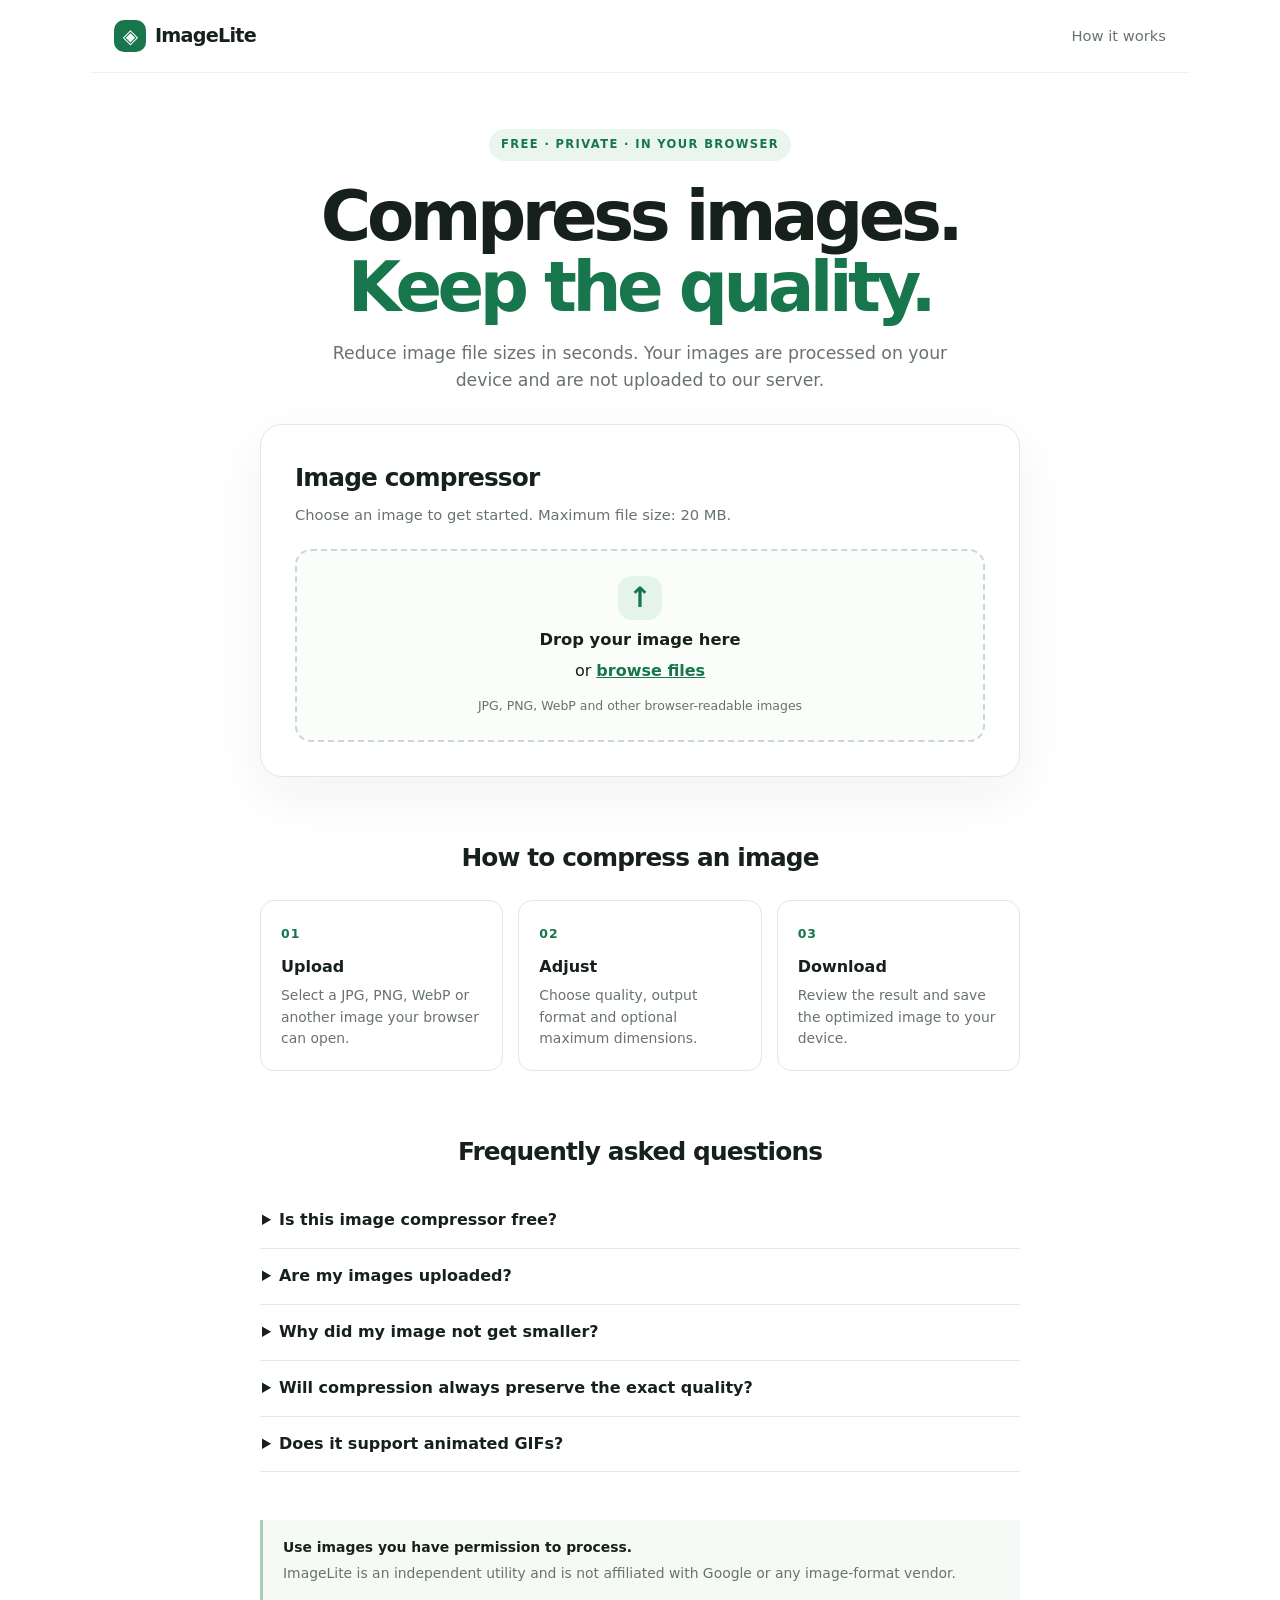
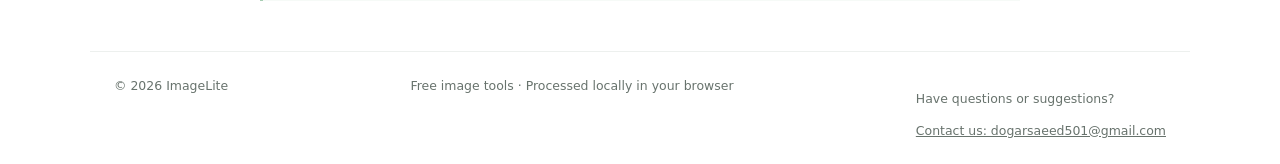
<file: index.html>
<!doctype html>
<html lang="en">
<head>
  <meta charset="utf-8">
  <meta name="viewport" content="width=device-width, initial-scale=1">
  <meta name="theme-color" content="#ffffff">
  <meta name="description" content="Compress images online for free. Resize image dimensions, compare file sizes, and download optimized JPG, PNG, or WebP images directly in your browser.">
  <meta property="og:title" content="Free Image Compressor Online">
  <meta property="og:description" content="Compress and convert images in your browser. No account or API key required.">
  <meta property="og:type" content="website">
  <title>Free Image Compressor Online | ImageLite</title>
  <link rel="stylesheet" href="style.css">
  <script src="script.js" defer></script>
</head>
<body>
  <header class="site-header">
    <a class="brand" href="./" aria-label="ImageLite home"><span class="brand-mark" aria-hidden="true">◈</span> ImageLite</a>
    <a class="header-link" href="#how-it-works">How it works</a>
  </header>

  <main>
    <section class="hero">
      <span class="eyebrow">FREE · PRIVATE · IN YOUR BROWSER</span>
      <h1>Compress images.<br><span>Keep the quality.</span></h1>
      <p class="hero-copy">Reduce image file sizes in seconds. Your images are processed on your device and are not uploaded to our server.</p>
    </section>

    <section class="tool-card" aria-labelledby="tool-title">
      <h2 id="tool-title">Image compressor</h2>
      <p class="muted">Choose an image to get started. Maximum file size: 20 MB.</p>

      <label class="drop-zone" id="drop-zone" for="file-input" tabindex="0">
        <span class="upload-icon" aria-hidden="true">↑</span>
        <strong>Drop your image here</strong>
        <span>or <span class="browse-text">browse files</span></span>
        <small>JPG, PNG, WebP and other browser-readable images</small>
      </label>
      <input id="file-input" type="file" accept="image/*" hidden>

      <div id="error-box" class="message error" role="alert" hidden></div>
      <div id="status-box" class="message status" role="status" aria-live="polite" hidden></div>

      <div id="workspace" hidden>
        <div class="file-summary">
          <div class="file-badge" aria-hidden="true">IMG</div>
          <div class="file-details">
            <strong id="file-name">image.jpg</strong>
            <span id="file-meta" class="muted"></span>
          </div>
          <button id="remove-file" class="text-button" type="button">Remove</button>
        </div>

        <div class="settings-grid">
          <div class="field">
            <label for="quality">Compression quality <strong id="quality-value">75%</strong></label>
            <input id="quality" type="range" min="10" max="100" step="5" value="75">
            <div class="range-labels"><span>Smaller file</span><span>Higher quality</span></div>
          </div>
          <div class="field">
            <label for="output-format">Output format</label>
            <select id="output-format">
              <option value="image/webp">WebP (recommended)</option>
              <option value="image/jpeg">JPG</option>
              <option value="image/png">PNG (lossless)</option>
            </select>
          </div>
          <div class="field">
            <label for="max-width">Maximum width (px) <span class="optional">optional</span></label>
            <input id="max-width" type="number" min="1" max="20000" placeholder="Original width">
          </div>
          <div class="field">
            <label for="max-height">Maximum height (px) <span class="optional">optional</span></label>
            <input id="max-height" type="number" min="1" max="20000" placeholder="Original height">
          </div>
        </div>

        <button id="compress-button" class="primary-button" type="button">Compress image</button>

        <div id="results" hidden>
          <div class="result-heading">
            <h3>Your compressed image</h3>
            <span id="savings-badge" class="savings-badge"></span>
          </div>
          <div class="preview-grid">
            <figure class="preview-card">
              <figcaption>Original</figcaption>
              <div class="preview-frame"><img id="original-preview" alt="Original image preview"></div>
              <div class="preview-meta"><span id="original-dimensions"></span><strong id="original-size"></strong></div>
            </figure>
            <figure class="preview-card">
              <figcaption>Compressed</figcaption>
              <div class="preview-frame"><img id="compressed-preview" alt="Compressed image preview"></div>
              <div class="preview-meta"><span id="compressed-dimensions"></span><strong id="compressed-size"></strong></div>
            </figure>
          </div>
          <p id="result-note" class="result-note"></p>
          <a id="download-button" class="primary-button download-button" href="#" download="compressed-image.webp">Download image</a>
        </div>
      </div>
    </section>

    <section id="how-it-works" class="content-section">
      <h2>How to compress an image</h2>
      <div class="steps">
        <article class="step"><span>01</span><h3>Upload</h3><p>Select a JPG, PNG, WebP or another image your browser can open.</p></article>
        <article class="step"><span>02</span><h3>Adjust</h3><p>Choose quality, output format and optional maximum dimensions.</p></article>
        <article class="step"><span>03</span><h3>Download</h3><p>Review the result and save the optimized image to your device.</p></article>
      </div>
    </section>

    <section class="content-section faq">
      <h2>Frequently asked questions</h2>
      <details><summary>Is this image compressor free?</summary><p>Yes. This version runs in your browser and does not require an account or paid API.</p></details>
      <details><summary>Are my images uploaded?</summary><p>The compression feature processes the selected image locally in your browser. Your image is not sent to a compression server by this tool. Your browser and hosting provider may still process standard website requests.</p></details>
      <details><summary>Why did my image not get smaller?</summary><p>Some images are already optimized. PNG is a lossless format, and changing its quality slider does not reduce its size in the same way as JPG or WebP. Try another output format or smaller dimensions.</p></details>
      <details><summary>Will compression always preserve the exact quality?</summary><p>No. Lossy JPG and WebP compression can change image details. Review the preview before downloading. PNG output is lossless for the rendered pixels, but conversion may change metadata or animation.</p></details>
      <details><summary>Does it support animated GIFs?</summary><p>This browser-based version is intended for still images. Animated GIFs and other multi-frame formats may be flattened to a single frame. Use a dedicated animation tool if preserving animation matters.</p></details>
    </section>

    <section class="notice">
      <strong>Use images you have permission to process.</strong>
      <p>ImageLite is an independent utility and is not affiliated with Google or any image-format vendor.</p>
    </section>
  </main>

  <footer class="site-footer">
    <span>© <span id="year"></span> ImageLite</span>
    <span>Free image tools · Processed locally in your browser</span>
 <div class="footer-contact">
  <p>Have questions or suggestions?</p>
  <a href="mailto:dogarsaeed501@gmail.com">
    Contact us: dogarsaeed501@gmail.com
  </a>
</div> </footer>
</body>
</html>
</file>
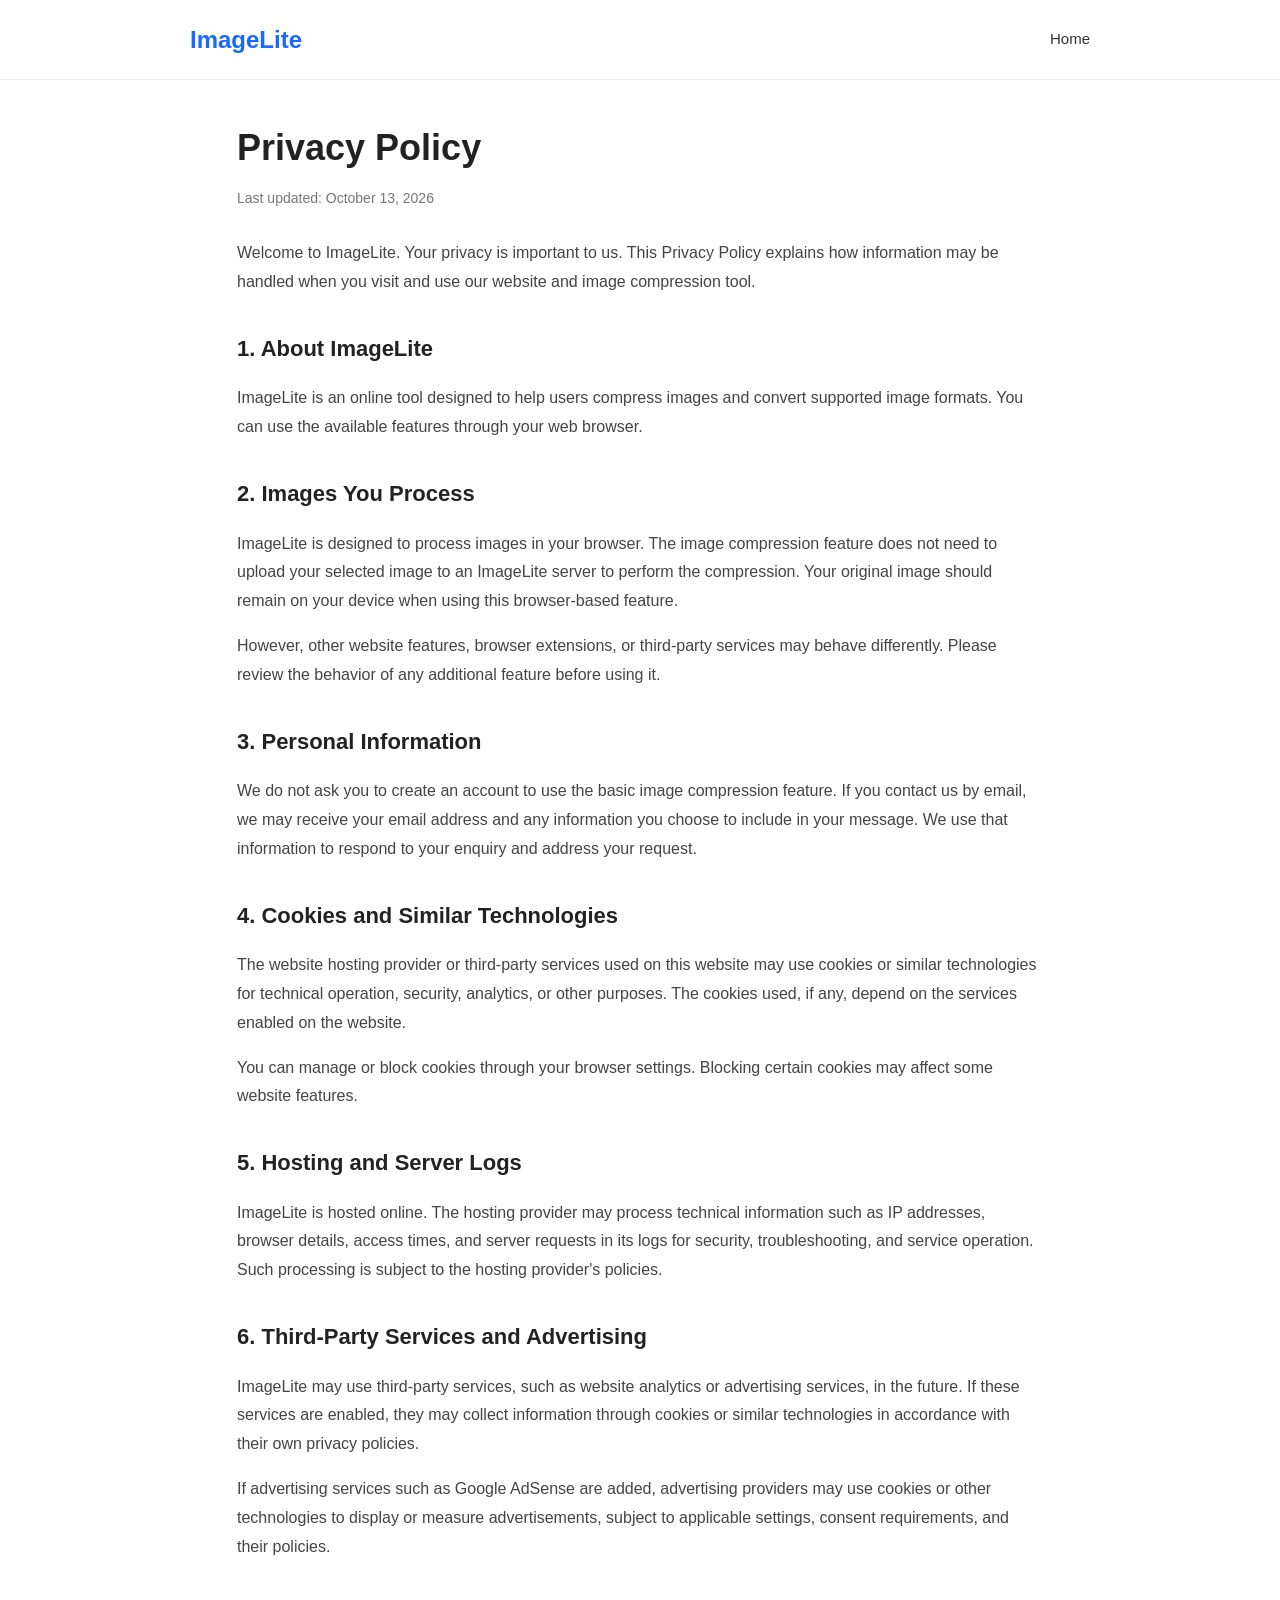
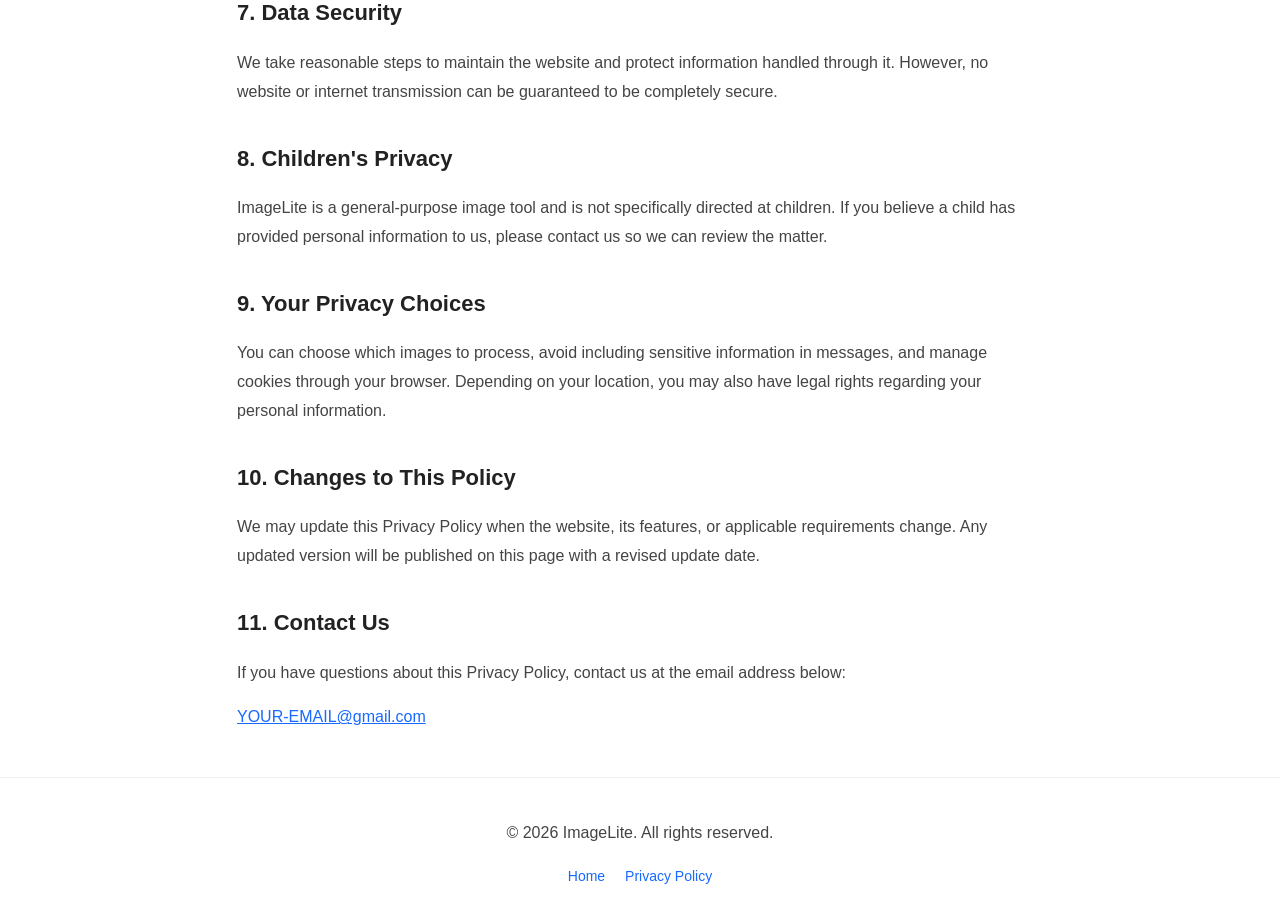
<file: privacy-policy.html.html>
<!DOCTYPE html>
<html lang="en">
<head>
  <meta charset="UTF-8">
  <meta name="viewport" content="width=device-width, initial-scale=1.0">

  <title>Privacy Policy | ImageLite</title>
  <meta name="description" content="Read the ImageLite Privacy Policy to understand how our image compression tool handles your privacy and information.">
  <meta name="robots" content="index, follow">
  <link rel="canonical" href="https://imagelite-image-compressor.vercel.app/privacy-policy.html">

  <style>
    * {
      box-sizing: border-box;
    }

    body {
      margin: 0;
      font-family: Arial, Helvetica, sans-serif;
      background: #ffffff;
      color: #222222;
      line-height: 1.8;
    }

    header {
      padding: 18px 20px;
      border-bottom: 1px solid #eeeeee;
    }

    .header-inner {
      max-width: 900px;
      margin: auto;
      display: flex;
      justify-content: space-between;
      align-items: center;
      gap: 15px;
    }

    .logo {
      color: #1769ff;
      font-size: 24px;
      font-weight: bold;
      text-decoration: none;
    }

    nav a {
      color: #333333;
      text-decoration: none;
      font-size: 15px;
    }

    main {
      max-width: 850px;
      margin: 45px auto;
      padding: 0 22px;
    }

    h1 {
      font-size: 36px;
      line-height: 1.3;
      margin-bottom: 10px;
    }

    h2 {
      font-size: 22px;
      margin-top: 32px;
      margin-bottom: 8px;
    }

    p, li {
      font-size: 16px;
      color: #444444;
    }

    a {
      color: #1769ff;
      overflow-wrap: anywhere;
    }

    .updated {
      color: #777777;
      font-size: 14px;
      margin-bottom: 28px;
    }

    footer {
      border-top: 1px solid #eeeeee;
      padding: 25px 20px;
      text-align: center;
      color: #666666;
      font-size: 14px;
    }

    footer a {
      margin: 0 8px;
      text-decoration: none;
    }

    @media (max-width: 600px) {
      main {
        margin: 28px auto;
      }

      h1 {
        font-size: 29px;
      }

      h2 {
        font-size: 20px;
      }
    }
  </style>
</head>

<body>

  <header>
    <div class="header-inner">
      <a class="logo" href="/">ImageLite</a>
      <nav>
        <a href="/">Home</a>
      </nav>
    </div>
  </header>

  <main>
    <h1>Privacy Policy</h1>
    <p class="updated">Last updated: October 13, 2026</p>

    <p>
      Welcome to ImageLite. Your privacy is important to us.
      This Privacy Policy explains how information may be handled
      when you visit and use our website and image compression tool.
    </p>

    <h2>1. About ImageLite</h2>
    <p>
      ImageLite is an online tool designed to help users compress
      images and convert supported image formats. You can use the
      available features through your web browser.
    </p>

    <h2>2. Images You Process</h2>
    <p>
      ImageLite is designed to process images in your browser.
      The image compression feature does not need to upload your
      selected image to an ImageLite server to perform the
      compression. Your original image should remain on your device
      when using this browser-based feature.
    </p>
    <p>
      However, other website features, browser extensions, or
      third-party services may behave differently. Please review
      the behavior of any additional feature before using it.
    </p>

    <h2>3. Personal Information</h2>
    <p>
      We do not ask you to create an account to use the basic image
      compression feature. If you contact us by email, we may receive
      your email address and any information you choose to include
      in your message. We use that information to respond to your
      enquiry and address your request.
    </p>

    <h2>4. Cookies and Similar Technologies</h2>
    <p>
      The website hosting provider or third-party services used on
      this website may use cookies or similar technologies for
      technical operation, security, analytics, or other purposes.
      The cookies used, if any, depend on the services enabled on
      the website.
    </p>
    <p>
      You can manage or block cookies through your browser settings.
      Blocking certain cookies may affect some website features.
    </p>

    <h2>5. Hosting and Server Logs</h2>
    <p>
      ImageLite is hosted online. The hosting provider may process
      technical information such as IP addresses, browser details,
      access times, and server requests in its logs for security,
      troubleshooting, and service operation. Such processing is
      subject to the hosting provider's policies.
    </p>

    <h2>6. Third-Party Services and Advertising</h2>
    <p>
      ImageLite may use third-party services, such as website
      analytics or advertising services, in the future. If these
      services are enabled, they may collect information through
      cookies or similar technologies in accordance with their
      own privacy policies.
    </p>
    <p>
      If advertising services such as Google AdSense are added,
      advertising providers may use cookies or other technologies
      to display or measure advertisements, subject to applicable
      settings, consent requirements, and their policies.
    </p>

    <h2>7. Data Security</h2>
    <p>
      We take reasonable steps to maintain the website and protect
      information handled through it. However, no website or
      internet transmission can be guaranteed to be completely
      secure.
    </p>

    <h2>8. Children's Privacy</h2>
    <p>
      ImageLite is a general-purpose image tool and is not
      specifically directed at children. If you believe a child
      has provided personal information to us, please contact us
      so we can review the matter.
    </p>

    <h2>9. Your Privacy Choices</h2>
    <p>
      You can choose which images to process, avoid including
      sensitive information in messages, and manage cookies through
      your browser. Depending on your location, you may also have
      legal rights regarding your personal information.
    </p>

    <h2>10. Changes to This Policy</h2>
    <p>
      We may update this Privacy Policy when the website, its
      features, or applicable requirements change. Any updated
      version will be published on this page with a revised
      update date.
    </p>

    <h2>11. Contact Us</h2>
    <p>
      If you have questions about this Privacy Policy, contact us
      at the email address below:
    </p>
    <p>
      <a href="mailto:YOUR-EMAIL@gmail.com">
        YOUR-EMAIL@gmail.com
      </a>
    </p>
  </main>

  <footer>
    <p>© 2026 ImageLite. All rights reserved.</p>
    <a href="/">Home</a>
    <a href="/privacy-policy.html">Privacy Policy</a>
  </footer>

</body>
</html>
</file>
<file: style.css>
* { box-sizing: border-box; }
:root { color-scheme: light; --ink:#17211c; --muted:#68736d; --line:#e2e8e4; --green:#17764b; --green-dark:#105b39; --soft:#f5f8f6; --red:#b42318; }
html { scroll-behavior:smooth; }
body { margin:0; font-family:Inter,ui-sans-serif,system-ui,-apple-system,BlinkMacSystemFont,"Segoe UI",sans-serif; color:var(--ink); background:#fff; line-height:1.55; }
a { color:inherit; }
.site-header { max-width:1100px; margin:auto; padding:20px 24px; display:flex; align-items:center; justify-content:space-between; border-bottom:1px solid #f0f2f1; }
.brand { text-decoration:none; font-weight:800; font-size:1.2rem; letter-spacing:-.04em; display:flex; align-items:center; gap:9px; }
.brand-mark { display:grid; place-items:center; width:32px; height:32px; border-radius:10px; color:#fff; background:var(--green); font-size:20px; }
.header-link { color:var(--muted); font-size:.92rem; text-decoration:none; }
.header-link:hover { color:var(--green); }
main { max-width:960px; margin:auto; padding:0 22px 50px; }
.hero { text-align:center; padding:56px 0 30px; }
.eyebrow { display:inline-block; font-size:.72rem; font-weight:800; letter-spacing:.12em; color:var(--green); background:#eaf5ee; padding:7px 12px; border-radius:999px; }
h1 { font-size:clamp(2.35rem,6vw,4.3rem); letter-spacing:-.065em; line-height:1.04; margin:20px 0 16px; }
h1 span { color:var(--green); }
.hero-copy { max-width:620px; margin:0 auto; color:var(--muted); font-size:1.08rem; }
.tool-card { max-width:760px; margin:0 auto; padding:clamp(20px,4vw,34px); border:1px solid var(--line); border-radius:22px; box-shadow:0 18px 55px rgba(23,33,28,.06); }
h2 { margin:0 0 7px; font-size:1.55rem; letter-spacing:-.035em; }
.muted { color:var(--muted); }
.tool-card > .muted { margin:0 0 22px; font-size:.92rem; }
.drop-zone { display:flex; flex-direction:column; align-items:center; justify-content:center; gap:7px; min-height:190px; padding:25px 15px; border:2px dashed #c9d9ce; border-radius:16px; background:#fbfdfb; cursor:pointer; text-align:center; transition:background .15s,border-color .15s; }
.drop-zone:hover,.drop-zone.dragging,.drop-zone:focus { border-color:var(--green); background:#f1faf4; outline:none; }
.upload-icon { display:grid; place-items:center; width:44px; height:44px; border-radius:14px; background:#e5f4ea; color:var(--green); font-size:28px; font-weight:700; }
.drop-zone strong { font-size:1.02rem; }
.drop-zone small { margin-top:5px; color:var(--muted); font-size:.78rem; }
.browse-text { color:var(--green); font-weight:700; text-decoration:underline; }
.message { margin-top:14px; padding:12px 14px; border-radius:10px; font-size:.9rem; }
.error { color:#8b1c13; background:#fff1f0; border:1px solid #ffd6d2; }
.status { color:#145b38; background:#eef9f1; border:1px solid #d2ecd9; }
[hidden] { display:none !important; }
.file-summary { display:flex; align-items:center; gap:12px; margin:22px 0; padding:13px; background:var(--soft); border-radius:12px; min-width:0; }
.file-badge { flex:0 0 42px; height:42px; display:grid; place-items:center; border-radius:10px; background:#e0efe5; color:var(--green); font-size:.7rem; font-weight:800; }
.file-details { flex:1; min-width:0; display:flex; flex-direction:column; }
.file-details strong { overflow-wrap:anywhere; font-size:.91rem; }
.file-details span { font-size:.8rem; }
.text-button { border:0; background:transparent; color:var(--red); font-weight:700; cursor:pointer; padding:8px; }
.settings-grid { display:grid; grid-template-columns:1fr 1fr; gap:20px; margin-bottom:22px; }
.field { display:flex; flex-direction:column; gap:8px; min-width:0; }
.field label { display:flex; flex-wrap:wrap; align-items:center; justify-content:space-between; gap:8px; font-size:.88rem; font-weight:700; }
.field label strong { color:var(--green); }
input[type="range"] { width:100%; accent-color:var(--green); cursor:pointer; }
.range-labels { display:flex; justify-content:space-between; color:var(--muted); font-size:.72rem; }
select,.field input[type="number"] { width:100%; min-height:43px; border:1px solid #d7e0da; border-radius:9px; background:white; padding:9px 11px; color:var(--ink); font:inherit; font-size:.9rem; }
select:focus,.field input:focus { outline:2px solid #a4d4b6; outline-offset:1px; }
.optional { color:var(--muted); font-weight:400; font-size:.74rem; }
.primary-button { display:inline-flex; align-items:center; justify-content:center; width:100%; min-height:48px; padding:12px 18px; border:0; border-radius:10px; background:var(--green); color:#fff; font:inherit; font-weight:750; text-decoration:none; cursor:pointer; transition:background .15s,transform .15s; }
.primary-button:hover { background:var(--green-dark); }
.primary-button:focus-visible { outline:3px solid #8bc9a2; outline-offset:3px; }
.primary-button:disabled { cursor:wait; opacity:.65; }
.result-heading { display:flex; align-items:center; justify-content:space-between; gap:10px; margin:28px 0 14px; }
.result-heading h3 { margin:0; font-size:1.15rem; }
.savings-badge { border-radius:999px; padding:5px 10px; background:#e9f7ed; color:#17683e; font-size:.78rem; font-weight:800; white-space:nowrap; }
.savings-badge.no-savings { background:#fff4df; color:#875400; }
.preview-grid { display:grid; grid-template-columns:1fr 1fr; gap:14px; }
.preview-card { margin:0; border:1px solid var(--line); border-radius:12px; overflow:hidden; min-width:0; }
.preview-card figcaption { padding:10px 12px; font-size:.85rem; font-weight:750; border-bottom:1px solid var(--line); }
.preview-frame { display:grid; place-items:center; min-height:150px; max-height:300px; padding:10px; background:repeating-conic-gradient(#f3f5f3 0% 25%,#fff 0% 50%) 50% / 18px 18px; }
.preview-frame img { display:block; max-width:100%; max-height:280px; object-fit:contain; }
.preview-meta { display:flex; flex-wrap:wrap; justify-content:space-between; gap:5px; padding:10px 12px; font-size:.76rem; }
.preview-meta span { color:var(--muted); }
.result-note { color:var(--muted); font-size:.85rem; margin:14px 0; }
.download-button { margin-top:2px; }
.content-section { max-width:760px; margin:62px auto 0; }
.content-section > h2 { margin-bottom:22px; text-align:center; }
.steps { display:grid; grid-template-columns:repeat(3,1fr); gap:15px; }
.step { padding:20px; border:1px solid var(--line); border-radius:14px; }
.step > span { color:var(--green); font-size:.78rem; font-weight:850; letter-spacing:.08em; }
.step h3 { margin:10px 0 5px; font-size:1rem; }
.step p { margin:0; color:var(--muted); font-size:.87rem; }
.faq details { border-bottom:1px solid var(--line); padding:15px 2px; }
.faq summary { cursor:pointer; font-weight:700; }
.faq details p { color:var(--muted); font-size:.92rem; margin:10px 0 0; }
.notice { max-width:760px; margin:48px auto 0; padding:17px 20px; border-left:3px solid #a7cdb3; background:#f6faf7; font-size:.87rem; }
.notice p { margin:4px 0 0; color:var(--muted); }
.site-footer { display:flex; justify-content:space-between; gap:15px; max-width:1100px; margin:auto; padding:24px; border-top:1px solid #edf0ee; color:var(--muted); font-size:.78rem; }
@media (max-width:600px) {
  .site-header { padding:15px 18px; }
  main { padding:0 14px 35px; }
  .hero { padding:42px 0 25px; }
  .hero-copy { font-size:.98rem; }
  .tool-card { padding:18px; border-radius:16px; }
  .settings-grid { grid-template-columns:1fr; gap:17px; }
  .preview-grid { grid-template-columns:1fr; }
  .preview-frame { min-height:120px; }
  .steps { grid-template-columns:1fr; }
  .site-footer { flex-direction:column; padding:20px 18px; }
}
@media (prefers-reduced-motion: reduce) { html { scroll-behavior:auto; } *,*::before,*::after { transition:none !important; } }
</file>
